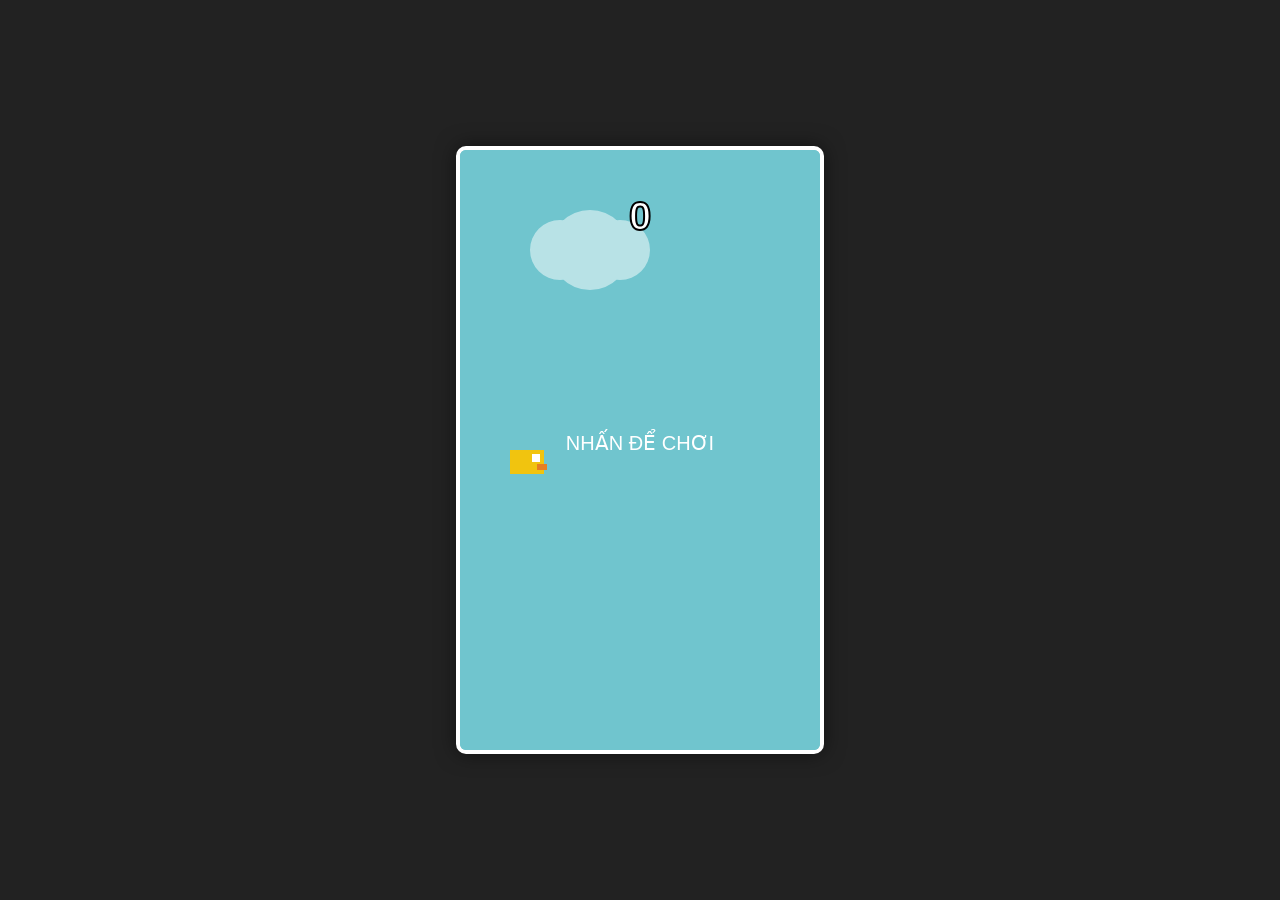
<file: angry bird.html>
<!DOCTYPE html>
<html lang="vi">
<head>
    <meta charset="UTF-8">
    <meta name="viewport" content="width=device-width, initial-scale=1.0">
    <title>Flappy Bird Pro</title>
    <style>
        body { margin: 0; overflow: hidden; display: flex; justify-content: center; align-items: center; height: 100vh; background: #222; font-family: Arial, sans-serif; }
        canvas { border: 4px solid #fff; border-radius: 10px; box-shadow: 0 0 20px rgba(0,0,0,0.5); background: #70c5ce; max-width: 100%; max-height: 100%; }
    </style>
</head>
<body>

<canvas id="game"></canvas>

<script>
const canvas = document.getElementById("game");
const ctx = canvas.getContext("2d");

// Thiết lập kích thước canvas
canvas.width = 360;
canvas.height = 600;

// Biến khởi tạo
let bird, pipes, score, frame, gameOver, gameStarted = false;
const gravity = 0.25;
const jump = -4.6;

function init() {
    bird = { x: 50, y: canvas.height / 2, w: 34, h: 24, v: 0, rotation: 0 };
    pipes = [];
    score = 0;
    frame = 0;
    gameOver = false;
}

// Âm thanh giả lập bằng Web Audio API
const audioCtx = new (window.AudioContext || window.webkitAudioContext)();
function playSound(freq, type, duration) {
    const osc = audioCtx.createOscillator();
    const gain = audioCtx.createGain();
    osc.type = type;
    osc.frequency.setValueAtTime(freq, audioCtx.currentTime);
    gain.gain.setValueAtTime(0.1, audioCtx.currentTime);
    gain.gain.exponentialRampToValueAtTime(0.01, audioCtx.currentTime + duration);
    osc.connect(gain);
    gain.connect(audioCtx.destination);
    osc.start();
    osc.stop(audioCtx.currentTime + duration);
}

// Xử lý sự kiện điều khiển
function action() {
    if (gameOver) {
        init();
    } else if (!gameStarted) {
        gameStarted = true;
    }
    bird.v = jump;
    playSound(400, 'sine', 0.1);
}

window.addEventListener("keydown", (e) => { if(e.code === "Space") action() });
canvas.addEventListener("mousedown", action);
canvas.addEventListener("touchstart", (e) => { e.preventDefault(); action(); });

function update() {
    if (!gameStarted || gameOver) return;

    bird.v += gravity;
    bird.y += bird.v;
    bird.rotation = Math.min(Math.PI / 4, Math.max(-Math.PI / 4, (bird.v / 10)));

    // Tạo ống
    if (frame % 90 === 0) {
        const gap = 150;
        const minPipeHeight = 50;
        const pipeHeight = Math.random() * (canvas.height - gap - minPipeHeight * 2) + minPipeHeight;
        pipes.push({ x: canvas.width, top: pipeHeight, bottom: pipeHeight + gap, passed: false });
    }

    // Cập nhật ống
    for (let i = pipes.length - 1; i >= 0; i--) {
        pipes[i].x -= 2.5;

        // Kiểm tra va chạm
        if (bird.x + bird.w > pipes[i].x && bird.x < pipes[i].x + 50) {
            if (bird.y < pipes[i].top || bird.y + bird.h > pipes[i].bottom) {
                endGame();
            }
        }

        // Tính điểm
        if (!pipes[i].passed && pipes[i].x < bird.x) {
            score++;
            pipes[i].passed = true;
            playSound(600, 'square', 0.1);
        }

        if (pipes[i].x < -50) pipes.splice(i, 1);
    }

    if (bird.y + bird.h > canvas.height || bird.y < 0) endGame();
    frame++;
}

function endGame() {
    gameOver = true;
    playSound(150, 'sawtooth', 0.3);
}

function draw() {
    // Vẽ nền
    ctx.fillStyle = "#70c5ce";
    ctx.fillRect(0, 0, canvas.width, canvas.height);

    // Vẽ mây (trang trí)
    ctx.fillStyle = "rgba(255,255,255,0.5)";
    ctx.beginPath();
    ctx.arc(100, 100, 30, 0, Math.PI*2);
    ctx.arc(130, 100, 40, 0, Math.PI*2);
    ctx.arc(160, 100, 30, 0, Math.PI*2);
    ctx.fill();

    // Vẽ ống
    pipes.forEach(p => {
        const grad = ctx.createLinearGradient(p.x, 0, p.x + 50, 0);
        grad.addColorStop(0, "#2ecc71");
        grad.addColorStop(1, "#27ae60");
        ctx.fillStyle = grad;
        
        ctx.fillRect(p.x, 0, 50, p.top); // Trên
        ctx.fillRect(p.x, p.bottom, 50, canvas.height - p.bottom); // Dưới
    });

    // Vẽ chim
    ctx.save();
    ctx.translate(bird.x + bird.w/2, bird.y + bird.h/2);
    ctx.rotate(bird.rotation);
    ctx.fillStyle = "#f1c40f";
    ctx.fillRect(-bird.w/2, -bird.h/2, bird.w, bird.h);
    ctx.fillStyle = "white"; // Mắt
    ctx.fillRect(5, -8, 8, 8);
    ctx.fillStyle = "#e67e22"; // Mỏ
    ctx.fillRect(10, 2, 10, 6);
    ctx.restore();

    // Vẽ điểm
    ctx.fillStyle = "white";
    ctx.strokeStyle = "black";
    ctx.font = "bold 40px Arial";
    ctx.lineWidth = 2;
    ctx.textAlign = "center";
    ctx.fillText(score, canvas.width / 2, 80);
    ctx.strokeText(score, canvas.width / 2, 80);

    if (!gameStarted) {
        ctx.font = "20px Arial";
        ctx.fillText("NHẤN ĐỂ CHƠI", canvas.width / 2, canvas.height / 2);
    }
    if (gameOver) {
        ctx.fillStyle = "rgba(0,0,0,0.5)";
        ctx.fillRect(0,0,canvas.width, canvas.height);
        ctx.fillStyle = "white";
        ctx.fillText("THUA RỒI!", canvas.width / 2, canvas.height / 2);
        ctx.font = "16px Arial";
        ctx.fillText("Nhấn để thử lại", canvas.width / 2, canvas.height / 2 + 40);
    }
}

function loop() {
    update();
    draw();
    requestAnimationFrame(loop);
}

init();
loop();
</script>
</body>
</html>
</file>
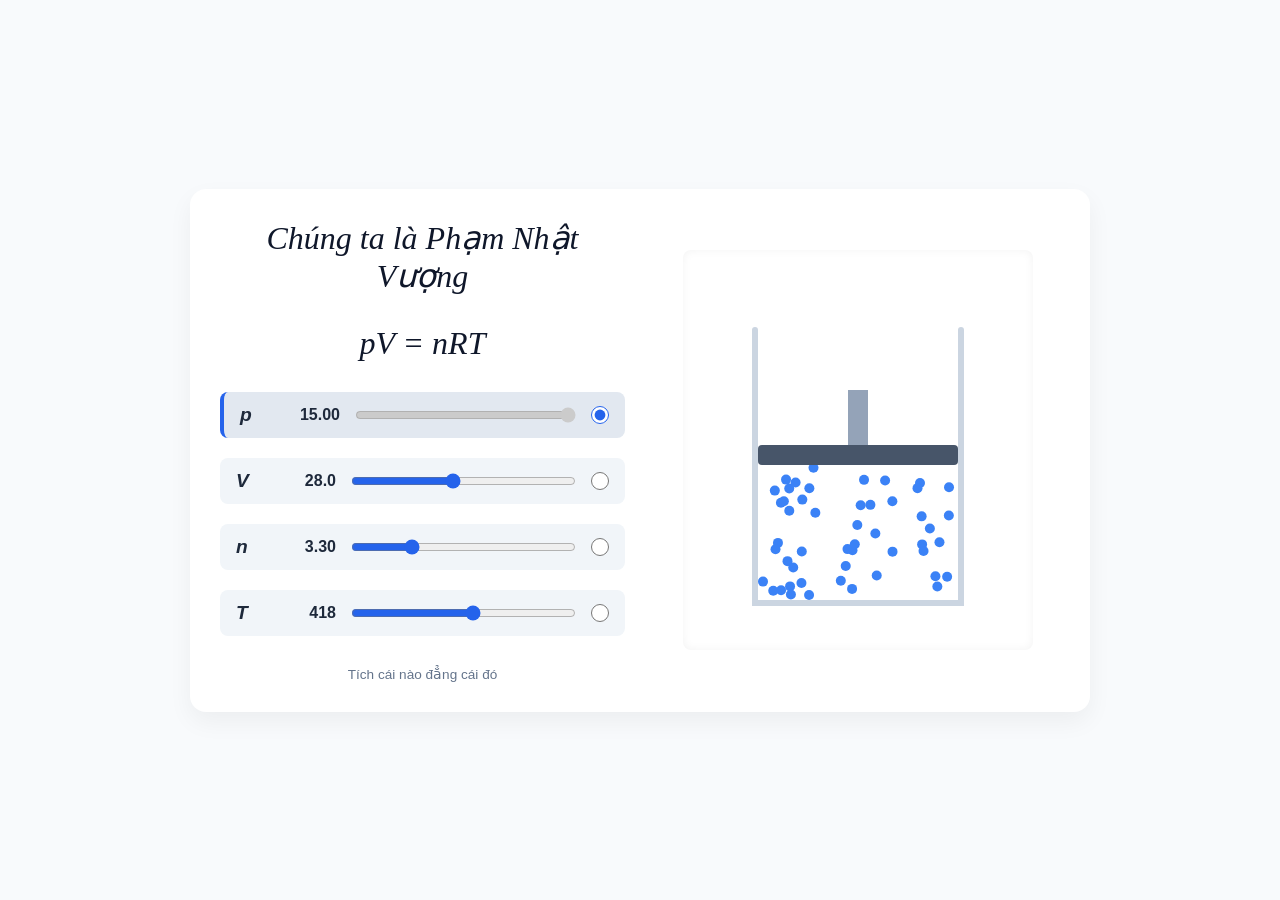
<file: clapeyron.html>
<!DOCTYPE html>
<html lang="vi">
<head>
    <meta charset="UTF-8">
    <meta name="viewport" content="width=device-width, initial-scale=1.0">
    <title>Mô phỏng Phương trình Khí lí tưởng</title>
    <style>
        :root {
            --primary-color: #2563eb;
            --bg-color: #f8fafc;
            --panel-bg: #ffffff;
            --text-color: #1e293b;
        }

        * {
            box-sizing: border-box;
            margin: 0;
            padding: 0;
            font-family: 'Segoe UI', Tahoma, Geneva, Verdana, sans-serif;
        }

        body {
            background-color: var(--bg-color);
            color: var(--text-color);
            display: flex;
            justify-content: center;
            align-items: center;
            min-height: 100vh;
            padding: 20px;
        }

        .widget-container {
            background: var(--panel-bg);
            border-radius: 16px;
            box-shadow: 0 10px 25px rgba(0, 0, 0, 0.05);
            width: 100%;
            max-width: 900px;
            display: grid;
            grid-template-columns: 1fr 1fr;
            gap: 30px;
            padding: 30px;
        }

        @media (max-width: 768px) {
            .widget-container {
                grid-template-columns: 1fr;
            }
        }

        .control-panel {
            display: flex;
            flex-direction: column;
            justify-content: center;
        }

        .equation {
            font-size: 2rem;
            text-align: center;
            margin-bottom: 30px;
            font-style: italic;
            font-family: 'Times New Roman', Times, serif;
            color: #0f172a;
        }

        .equation font {
            font-weight: bold;
        }

        .control-group {
            display: flex;
            align-items: center;
            margin-bottom: 20px;
            background: #f1f5f9;
            padding: 12px 16px;
            border-radius: 8px;
            position: relative;
        }

        .control-group.fixed {
            background: #e2e8f0;
            border-left: 4px solid var(--primary-color);
        }

        .param-label {
            width: 30px;
            font-size: 1.2rem;
            font-weight: bold;
            font-style: italic;
        }

        .param-value {
            width: 70px;
            font-size: 1rem;
            text-align: right;
            margin-right: 15px;
            font-weight: 600;
        }

        .slider-wrapper {
            flex-grow: 1;
            display: flex;
            align-items: center;
        }

        input[type="range"] {
            width: 100%;
            accent-color: var(--primary-color);
            cursor: pointer;
        }

        input[type="range"]:disabled {
            cursor: not-allowed;
            accent-color: #94a3b8;
        }

        .radio-select {
            margin-left: 15px;
            cursor: pointer;
            width: 18px;
            height: 18px;
            accent-color: var(--primary-color);
        }

        .note {
            font-size: 0.85rem;
            color: #64748b;
            margin-top: 10px;
            text-align: center;
        }

        .simulation-panel {
            display: flex;
            flex-direction: column;
            align-items: center;
            justify-content: center;
        }

        canvas {
            background: #fff;
            border-radius: 8px;
            box-shadow: inset 0 0 10px rgba(0,0,0,0.05);
        }
    </style>
</head>
<body>

<div class="widget-container">
    <div class="control-panel">
        <div class="equation">Chúng ta là Phạm Nhật Vượng</div>
        <div class="equation">pV = nRT</div>
        
        <div class="control-group" id="group-P">
            <span class="param-label">p</span>
            <span class="param-value" id="val-P">4.09</span>
            <div class="slider-wrapper">
                <input type="range" id="slide-P" min="1" max="15" step="0.01" value="4.09">
            </div>
            <input type="radio" name="fixed-param" class="radio-select" value="P" checked title="Tính đại lượng này">
        </div>

        <div class="control-group" id="group-V">
            <span class="param-label">V</span>
            <span class="param-value" id="val-V">28.0</span>
            <div class="slider-wrapper">
                <input type="range" id="slide-V" min="10" max="50" step="0.1" value="28.0">
            </div>
            <input type="radio" name="fixed-param" class="radio-select" value="V" title="Tính đại lượng này">
        </div>

        <div class="control-group" id="group-n">
            <span class="param-label">n</span>
            <span class="param-value" id="val-n">3.30</span>
            <div class="slider-wrapper">
                <input type="range" id="slide-n" min="1" max="10" step="0.1" value="3.30">
            </div>
            <input type="radio" name="fixed-param" class="radio-select" value="n" title="Tính đại lượng này">
        </div>

        <div class="control-group" id="group-T">
            <span class="param-label">T</span>
            <span class="param-value" id="val-T">418.0</span>
            <div class="slider-wrapper">
                <input type="range" id="slide-T" min="200" max="600" step="1" value="418.0">
            </div>
            <input type="radio" name="fixed-param" class="radio-select" value="T" title="Tính đại lượng này">
        </div>

        <div class="note">Tích cái nào đẳng cái đó </div>
    </div>

    <div class="simulation-panel">
        <canvas id="simCanvas" width="350" height="400"></canvas>
    </div>
</div>

<script>
    const sliders = {
        P: document.getElementById('slide-P'),
        V: document.getElementById('slide-V'),
        n: document.getElementById('slide-n'),
        T: document.getElementById('slide-T')
    };
    const values = {
        P: document.getElementById('val-P'),
        V: document.getElementById('val-V'),
        n: document.getElementById('val-n'),
        T: document.getElementById('val-T')
    };
    const groups = {
        P: document.getElementById('group-P'),
        V: document.getElementById('group-V'),
        n: document.getElementById('group-n'),
        T: document.getElementById('group-T')
    };
    
    const R = 8.31;
    let targetParam = 'P';

    function updateRadioState() {
        targetParam = document.querySelector('input[name="fixed-param"]:checked').value;
        
        Object.keys(sliders).forEach(key => {
            if (key === targetParam) {
                sliders[key].disabled = true;
                groups[key].classList.add('fixed');
            } else {
                sliders[key].disabled = false;
                groups[key].classList.remove('fixed');
            }
        });
        calculate();
    }

    function calculate() {
        let p = parseFloat(sliders.P.value);
        let v = parseFloat(sliders.V.value);
        let n = parseFloat(sliders.n.value);
        let t = parseFloat(sliders.T.value);

        if (targetParam === 'P') {
            p = (n * R * t) / v;
            sliders.P.value = p.toFixed(2);
        } else if (targetParam === 'V') {
            v = (n * R * t) / p;
            sliders.V.value = v.toFixed(1);
        } else if (targetParam === 'n') {
            n = (p * v) / (R * t);
            sliders.n.value = n.toFixed(2);
        } else if (targetParam === 'T') {
            t = (p * v) / (n * R);
            sliders.T.value = t.toFixed(0);
        }

        values.P.innerText = parseFloat(sliders.P.value).toFixed(2);
        values.V.innerText = parseFloat(sliders.V.value).toFixed(1);
        values.n.innerText = parseFloat(sliders.n.value).toFixed(2);
        values.T.innerText = parseFloat(sliders.T.value).toFixed(0);

        adjustParticleCount(Math.round(n * 15)); 
    }

    document.querySelectorAll('input[name="fixed-param"]').forEach(radio => {
        radio.addEventListener('change', updateRadioState);
    });

    Object.keys(sliders).forEach(key => {
        sliders[key].addEventListener('input', calculate);
    });


    const canvas = document.getElementById('simCanvas');
    const ctx = canvas.getContext('2d');

    let particles = [];

    class Particle {
        constructor(x, y, pistonY) {
            this.x = x;
            this.y = y;
            const T = parseFloat(sliders.T.value);
            const speedMultiplier = Math.sqrt(T) * 0.15;
            
            const angle = Math.random() * Math.PI * 2;
            this.vx = Math.cos(angle) * speedMultiplier;
            this.vy = Math.sin(angle) * speedMultiplier;
            this.radius = 5;
        }

        update(pistonY, speedMultiplier) {
            const angle = Math.atan2(this.vy, this.vx);
            this.vx = Math.cos(angle) * speedMultiplier;
            this.vy = Math.sin(angle) * speedMultiplier;

            this.x += this.vx;
            this.y += this.vy;

            if (this.x - this.radius < 75) {
                this.x = 75 + this.radius;
                this.vx *= -1;
            }
            if (this.x + this.radius > 275) {
                this.x = 275 - this.radius;
                this.vx *= -1;
            }
            if (this.y + this.radius > 350) {
                this.y = 350 - this.radius;
                this.vy *= -1;
            }
            if (this.y - this.radius < pistonY) {
                this.y = pistonY + this.radius;
                this.vy *= -1;
            }
        }

        draw() {
            ctx.beginPath();
            ctx.arc(this.x, this.y, this.radius, 0, Math.PI * 2);
            ctx.fillStyle = '#3b82f6';
            ctx.fill();
            ctx.closePath();
        }
    }

    function adjustParticleCount(targetCount) {
        const currentV = parseFloat(sliders.V.value);
        const pistonY = 350 - (currentV * 5); 

        while (particles.length < targetCount) {
            const x = 75 + Math.random() * 200;
            const y = pistonY + 10 + Math.random() * (340 - pistonY - 10);
            particles.push(new Particle(x, y, pistonY));
        }
        while (particles.length > targetCount) {
            particles.pop();
        }
    }

    function animate() {
        ctx.clearRect(0, 0, canvas.width, canvas.height);

        const currentV = parseFloat(sliders.V.value);
        const currentT = parseFloat(sliders.T.value);
        
        const pistonY = 350 - (currentV * 5); 
        const speedMultiplier = Math.sqrt(currentT) * 0.15;

        ctx.strokeStyle = '#cbd5e1';
        ctx.lineWidth = 6;
        ctx.lineCap = 'round';
        ctx.beginPath();
        ctx.moveTo(72, 80);
        ctx.lineTo(72, 353);
        ctx.lineTo(278, 353);
        ctx.lineTo(278, 80);
        ctx.stroke();

        particles.forEach(p => {
            p.update(pistonY, speedMultiplier);
            p.draw();
        });

        ctx.fillStyle = '#475569';
        ctx.beginPath();
        ctx.roundRect(75, pistonY - 15, 200, 20, 4);
        ctx.fill();

        ctx.fillStyle = '#94a3b8';
        ctx.fillRect(165, pistonY - 70, 20, 55);

        requestAnimationFrame(animate);
    }

    updateRadioState();
    animate();
</script>

</body>
</html>
</file>
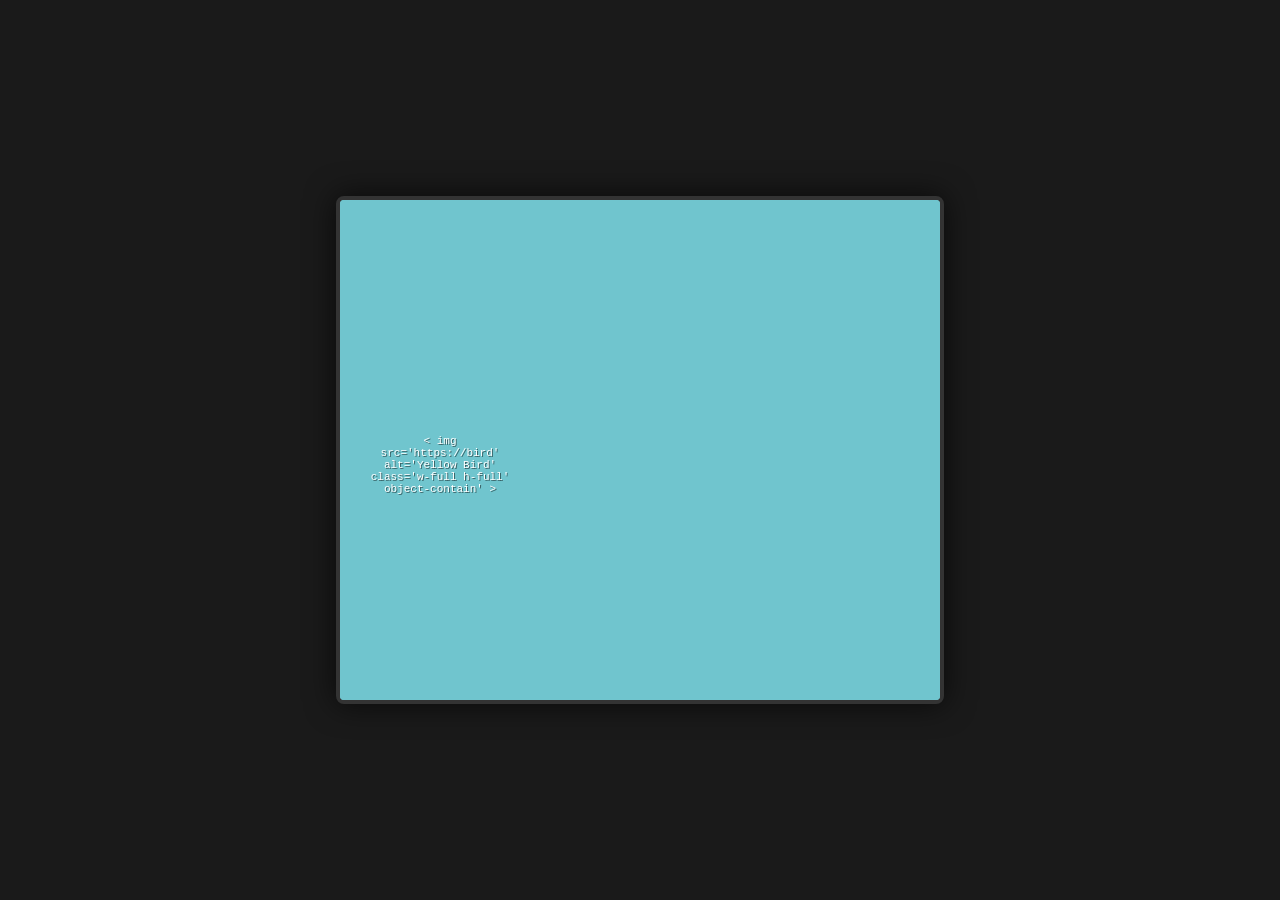
<file: flappy kaguya.html>
<!DOCTYPE html>
<html lang="vi">
<head>
    <meta charset="UTF-8">
    <meta name="viewport" content="width=device-width, initial-scale=1.0">
    <title>Flappy HTML Tag - Boss Mokou Edition</title>
    <style>
        body { margin: 0; overflow: hidden; display: flex; justify-content: center; align-items: center; height: 100vh; background: #1a1a1a; font-family: 'Courier New', Courier, monospace; }
        canvas { border: 4px solid #333; border-radius: 8px; box-shadow: 0 0 30px rgba(0,0,0,0.7); background: #70c5ce; }
    </style>
</head>
<body>

<canvas id="game"></canvas>

<script>
const canvas = document.getElementById("game");
const ctx = canvas.getContext("2d");

canvas.width = 600;
canvas.height = 500;

let bird, pipes, fireballs, score, frame, gameOver, gameStarted = false;
let boss;

const gravity = 0.25;
const jump = -4.8;
const pipeWidth = 30; 

const birdImg = new Image();
birdImg.src = 'https://files.catbox.moe/d53yns.png';

const bossImg = new Image();
bossImg.src = 'https://files.catbox.moe/1vchw7.png';

const audioSrc = 'https://files.catbox.moe/q88ltt.mp3';

const bgMusic = new Audio(audioSrc);
bgMusic.loop = true;
bgMusic.volume = 0.4; 

function playJumpSound() {
    const jumpSound = new Audio(audioSrc);
    jumpSound.volume = 0.7;
    jumpSound.currentTime = 0; 
    jumpSound.play().catch(e => console.log("Chờ tương tác để phát thanh"));
    
    setTimeout(() => {
        jumpSound.pause();
    }, 150);
}

function playFireballSound() {
    const fireSound = new Audio(audioSrc);
    fireSound.volume = 0.6;
    fireSound.currentTime = 0.5; 
    fireSound.playbackRate = 1.5; 
    fireSound.play().catch(e => console.log("Chờ tương tác để phát thanh"));

    setTimeout(() => {
        fireSound.pause();
    }, 200);
}

function init() {
    bird = { x: 160, y: canvas.height / 2, w: 50, h: 50, v: 0, rotation: 0 };
    pipes = [];
    fireballs = [];
    score = 0;
    frame = 0;
    gameOver = false;
    boss = { 
        active: false, 
        x: canvas.width + 100, 
        y: 150, 
        w: 115, 
        h: 115, 
        pipeX: canvas.width + 100, 
        pipeTop: 250, 
        shootTimer: 0 
    };
}

function action() {
    if (gameOver) { 
        init(); 
        bgMusic.play();
    } else if (!gameStarted) { 
        gameStarted = true; 
        bgMusic.play().catch(e => console.log("Audio play blocked"));
    }
    
    bird.v = jump;
    playJumpSound(); 
}

window.addEventListener("keydown", (e) => { if(e.code === "Space") action() });
canvas.addEventListener("mousedown", action);

function update() {
    if (!gameStarted || gameOver) {
        if (gameOver) {
            bgMusic.pause(); 
        }
        return;
    }
    bird.v += gravity;
    bird.y += bird.v;
    bird.rotation = Math.min(Math.PI / 6, Math.max(-Math.PI / 10, bird.v / 15));

    const BOSS_TRIGGER_SCORE = 99;

    if (score >= BOSS_TRIGGER_SCORE && !boss.active) {
        boss.active = true;
        pipes = []; 
    }

    if (!boss.active) {
        if (frame % 100 === 0) {
            const gap = 160;
            const pipeHeight = Math.random() * (canvas.height - gap - 200) + 100;
            const leafSeed = Math.random(); 
            pipes.push({ x: canvas.width, top: pipeHeight, bottom: pipeHeight + gap, passed: false, seed: leafSeed });
        }

        for (let i = pipes.length - 1; i >= 0; i--) {
            pipes[i].x -= 2.2;
            
            if (bird.x + 10 < pipes[i].x + pipeWidth && bird.x + bird.w - 10 > pipes[i].x) {
                if (bird.y + 15 < pipes[i].top || bird.y + bird.h - 15 > pipes[i].bottom) {
                    gameOver = true;
                }
            }
            if (!pipes[i].passed && pipes[i].x < bird.x) {
                score++;
                pipes[i].passed = true;
            }
            if (pipes[i].x < -60) pipes.splice(i, 1);
        }
    } else {
        if (boss.pipeX > 460) {
            boss.pipeX -= 2.0; 
        }
        boss.x = boss.pipeX - 52; 
        boss.y = boss.pipeTop - boss.h + 10; 

        boss.shootTimer++;
        if (boss.shootTimer % 60 === 0) { 
            let startX = boss.x + 10;
            let startY = boss.y + boss.h * 0.45; 
            
            let targetX = bird.x + bird.w / 2;
            let targetY = bird.y + bird.h / 2;
            
            let diffX = targetX - startX;
            let diffY = targetY - startY;
            let distance = Math.sqrt(diffX * diffX + diffY * diffY);
            
            let speed = 0.2;
            let vx = (diffX / distance) * speed;
            let vy = (diffY / distance) * speed;

            fireballs.push({
                x: startX,
                y: startY,
                r: 14,
                vx: vx, 
                vy: vy  
            });
            
            playFireballSound(); 
        }
    }

    for (let i = fireballs.length - 1; i >= 0; i--) {
        fireballs[i].x += fireballs[i].vx;
        fireballs[i].y += fireballs[i].vy;

        let distX = Math.abs(fireballs[i].x - (bird.x + bird.w / 2));
        let distY = Math.abs(fireballs[i].y - (bird.y + bird.h / 2));

        if (distX < (bird.w / 2 - 3) && distY < (bird.h / 2 - 3)) {
            gameOver = true; 
        }

        if (fireballs[i].x < -50 || fireballs[i].x > canvas.width + 50 || 
            fireballs[i].y < -50 || fireballs[i].y > canvas.height + 50) {
            fireballs.splice(i, 1);
        }
    }

    if (bird.y + bird.h > canvas.height || bird.y < -50) gameOver = true;
    frame++;
}

function drawBambooLeaves(x, y, isLeft, segmentIndex, pipeSeed) {
    ctx.save();
    ctx.fillStyle = "#2ecc71";
    ctx.strokeStyle = "#1e6b39";
    ctx.lineWidth = 1;

    let pseudoRandom = Math.sin(segmentIndex * 12.9898 + pipeSeed * 78.233) * 43758.5453;
    pseudoRandom = pseudoRandom - Math.floor(pseudoRandom);

    let dir = isLeft ? -1 : 1;
    let leafCount = Math.floor(pseudoRandom * 3) + 1; 

    ctx.beginPath();
    ctx.strokeStyle = "#1e6b39";
    ctx.lineWidth = 1.5;
    ctx.moveTo(x, y);
    let branchX = x + 6 * dir;
    let branchY = y - (pseudoRandom * 4);
    ctx.lineTo(branchX, branchY);
    ctx.stroke();

    for (let i = 0; i < leafCount; i++) {
        ctx.save();
        ctx.translate(branchX, branchY);
        let baseAngle = isLeft ? Math.PI : 0;
        let randomAngle = (pseudoRandom * 0.4 - 0.2) + (i * 0.25 * dir); 
        ctx.rotate(baseAngle + randomAngle);

        let leafLength = 22 + (pseudoRandom * 8) - (i * 3);
        ctx.beginPath();
        ctx.moveTo(0, 0);
        ctx.bezierCurveTo(leafLength * 0.4, -4, leafLength * 0.8, -2, leafLength, 0);
        ctx.bezierCurveTo(leafLength * 0.8, 2, leafLength * 0.4, 4, 0, 0);
        ctx.fill();
        ctx.stroke();
        ctx.restore();
    }
    ctx.restore();
}

function drawBambooSegment(x, y, width, height, isTopPipe, pipeSeed) {
    ctx.fillStyle = "#27ae60";
    ctx.fillRect(x, y, width, height);

    ctx.fillStyle = "rgba(255, 255, 255, 0.2)";
    ctx.fillRect(x, y, width * 0.2, height);
    ctx.fillStyle = "rgba(0, 0, 0, 0.15)";
    ctx.fillRect(x + width * 0.8, y, width * 0.2, height);

    ctx.strokeStyle = "#1e6b39";
    ctx.lineWidth = 2;
    ctx.strokeRect(x, y, width, height);

    let segmentH = 55; 
    let totalSegments = Math.ceil(height / segmentH);
    
    for (let i = 0; i <= totalSegments; i++) {
        let lineY = isTopPipe ? (y + height - i * segmentH) : (y + i * segmentH);
        
        if (lineY >= y && lineY <= y + height) {
            ctx.beginPath();
            ctx.strokeStyle = "#144d28";
            ctx.lineWidth = 3;
            ctx.moveTo(x - 1, lineY);
            ctx.lineTo(x + width + 1, lineY);
            ctx.stroke();

            if (lineY > 40 && lineY < canvas.height - 40) {
                let segmentChoice = Math.sin(i * 45.32 + pipeSeed * 21.11);
                segmentChoice = segmentChoice - Math.floor(segmentChoice);

                if (segmentChoice < 0.35) {
                    drawBambooLeaves(x, lineY, true, i, pipeSeed);   
                } else if (segmentChoice < 0.70) {
                    drawBambooLeaves(x + width, lineY, false, i, pipeSeed); 
                }
            }
        }
    }
}

function drawFireball(x, y, radius) {
    ctx.save();
    ctx.beginPath();
    ctx.arc(x, y, radius, 0, Math.PI * 2);
    ctx.fillStyle = "#ff4757";
    ctx.fill();

    ctx.beginPath();
    ctx.arc(x, y, radius * 0.65, 0, Math.PI * 2);
    ctx.fillStyle = "#ffa502";
    ctx.fill();

    ctx.beginPath();
    ctx.arc(x, y, radius * 0.35, 0, Math.PI * 2);
    ctx.fillStyle = "#ffff55";
    ctx.fill();
    ctx.restore();
}

function draw() {
    ctx.fillStyle = "#70c5ce";
    ctx.fillRect(0, 0, canvas.width, canvas.height);

    if (!boss.active) {
        pipes.forEach(p => {
            drawBambooSegment(p.x, 0, pipeWidth, p.top, true, p.seed);
            drawBambooSegment(p.x, p.bottom, pipeWidth, canvas.height - p.bottom, false, p.seed);

            ctx.fillStyle = "#2ecc71";
            ctx.strokeStyle = "#144d28";
            ctx.lineWidth = 2.5;
            ctx.fillRect(p.x - 3, p.top - 15, pipeWidth + 6, 15);
            ctx.strokeRect(p.x - 3, p.top - 15, pipeWidth + 6, 15);
            ctx.fillRect(p.x - 3, p.bottom, pipeWidth + 6, 15);
            ctx.strokeRect(p.x - 3, p.bottom, pipeWidth + 6, 15);
        });
    }

    if (boss.active) {
        drawBambooSegment(boss.pipeX, boss.pipeTop, pipeWidth, canvas.height - boss.pipeTop, false, 0.92);
        
        ctx.fillStyle = "#2ecc71";
        ctx.strokeStyle = "#144d28";
        ctx.lineWidth = 2.5;
        ctx.fillRect(boss.pipeX - 3, boss.pipeTop, pipeWidth + 6, 15);
        ctx.strokeRect(boss.pipeX - 3, boss.pipeTop, pipeWidth + 6, 15);

        if (bossImg.complete) {
            ctx.drawImage(bossImg, boss.x, boss.y, boss.w, boss.h);
        } else {
            ctx.fillStyle = "rgba(255, 0, 0, 0.3)";
            ctx.fillRect(boss.x, boss.y, boss.w, boss.h);
        }
    }

    fireballs.forEach(f => {
        drawFireball(f.x, f.y, f.r);
    });

    ctx.save();
    ctx.translate(bird.x, bird.y);
    ctx.rotate(bird.rotation);

    ctx.fillStyle = "rgba(0, 0, 0, 0.7)";
    ctx.font = "11px 'Courier New'";
    
    const codeLines = [
        "< img", "src='https://bird'", "alt='Yellow Bird'", "class='w-full h-full'", "object-contain' >"
    ];
    
    codeLines.forEach((line, index) => {
        ctx.fillStyle = "rgba(0,0,0,0.5)";
        ctx.fillText(line, -59, index * 12 - 5);
        ctx.fillStyle = "#fff";
        ctx.fillText(line, -60, index * 12 - 6);
    });

    if (birdImg.complete) {
        ctx.drawImage(birdImg, 0, 0, bird.w, bird.h);
    } else {
        ctx.fillStyle = "yellow";
        ctx.fillRect(0,0, bird.w, bird.h);
    }
    ctx.restore();

    ctx.fillStyle = "white";
    ctx.font = "bold 45px Arial";
    ctx.textAlign = "center";
    ctx.shadowColor = "black";
    ctx.shadowBlur = 5;
    ctx.fillText(score, canvas.width / 2, 80);
    ctx.shadowBlur = 0;

    if (!gameStarted) {
        ctx.fillStyle = "white";
        ctx.font = "18px Arial";
        ctx.fillText("NHẤN ĐỂ BẮT ĐẦU CHƠI", canvas.width / 2, canvas.height / 2 + 100);
    }
    if (gameOver) {
        ctx.fillStyle = "rgba(0,0,0,0.6)";
        ctx.fillRect(0,0,canvas.width, canvas.height);
        ctx.fillStyle = "#ff5252";
        ctx.font = "bold 30px Arial";
        ctx.fillText("BẠN LÀ NHẤT", canvas.width / 2, canvas.height / 2);
        ctx.fillStyle = "white";
        ctx.font = "16px Arial";
        ctx.fillText("Nhấn để chơi lại", canvas.width / 2, canvas.height / 2 + 40);
    }
}

function loop() {
    update();
    draw();
    requestAnimationFrame(loop);
}

init();
loop();
</script>
</body>
</html>
</file>
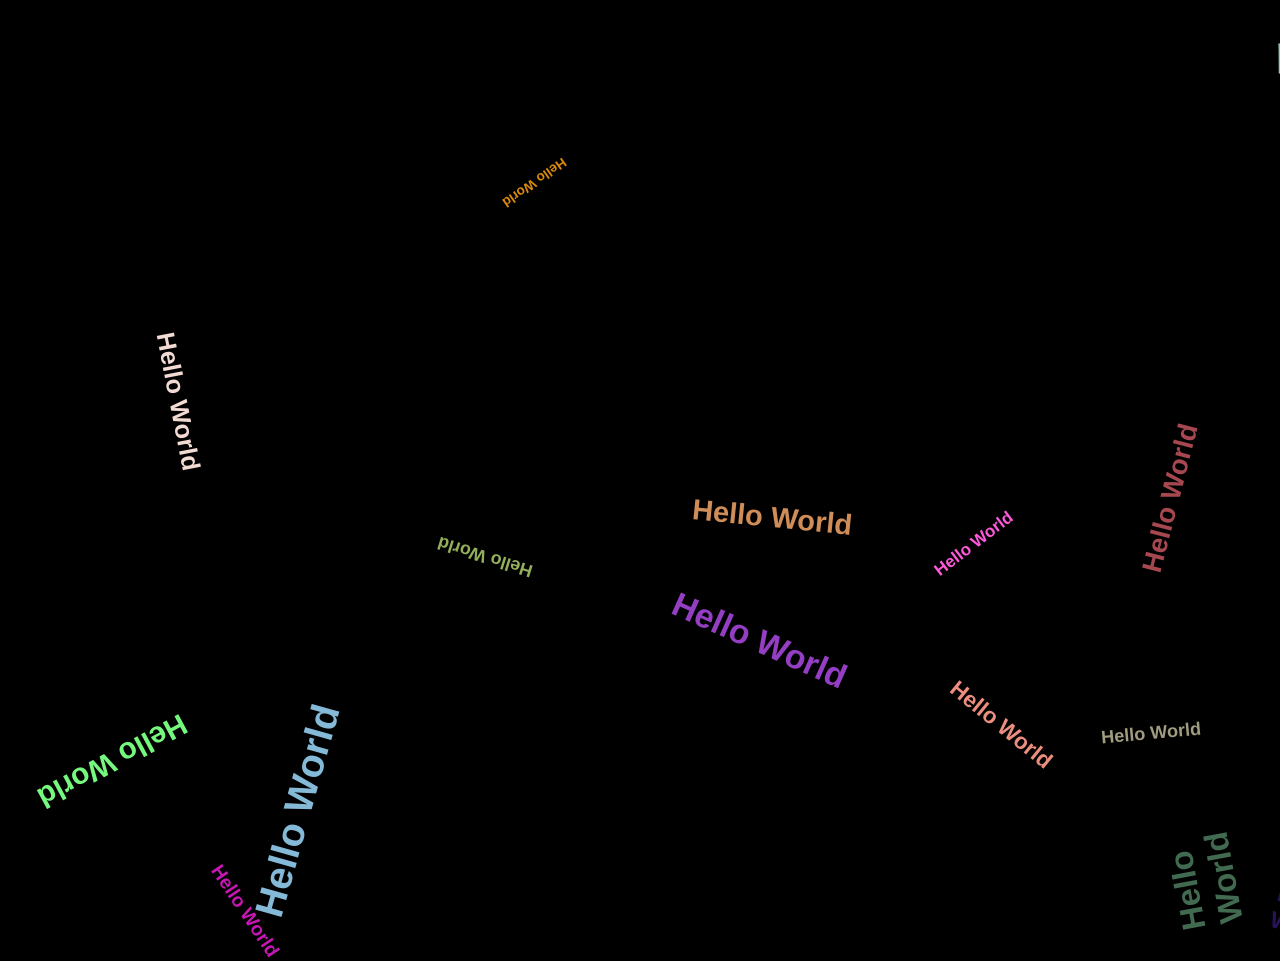
<file: hw.html>
<!-- https://github.com/hovanduc2008/aio_page -->
<!DOCTYPE html>
<html lang="en">
<head>
  <meta charset="UTF-8">
  <title>Hello World Illusion</title>
  <style>
    body {
      margin: 0;
      overflow: hidden;
      background-color: black;
      font-family: Arial, sans-serif;
      position: relative;
      animation: backgroundFlash 0.5s infinite alternate;
    }

    @keyframes backgroundFlash {
      0% { background-color: #000; }
      100% { background-color: #330033; }
    }

    .hello {
      position: absolute;
      font-size: 20px;
      font-weight: bold;
      color: white;
      animation: spinScale 1s infinite ease-in-out;
      user-select: none;
    }

    @keyframes spinScale {
      0% {
        transform: scale(1) rotate(0deg);
        opacity: 1;
      }
      50% {
        transform: scale(1.5) rotate(180deg);
        opacity: 0.7;
      }
      100% {
        transform: scale(1) rotate(360deg);
        opacity: 1;
      }
    }
  </style>
</head>
<body>

<script>
  let rate = 1;
  let interval = 300;

  function randomColor() {
    const r = Math.floor(Math.random() * 256).toString(16).padStart(2, '0');
    const g = Math.floor(Math.random() * 256).toString(16).padStart(2, '0');
    const b = Math.floor(Math.random() * 256).toString(16).padStart(2, '0');
    return `#${r}${g}${b}`;
  }

  function createHelloWorld() {
    for (let i = 0; i < rate; i++) {
      const hello = document.createElement('div');
      hello.classList.add('hello');
      hello.textContent = 'Hello World';

      const x = Math.random() * window.innerWidth;
      const y = Math.random() * window.innerHeight;
      const color = randomColor();

      hello.style.left = `${x}px`;
      hello.style.top = `${y}px`;
      hello.style.color = color;
      hello.style.fontSize = `${12 + Math.random() * 30}px`;
      hello.style.transform = `rotate(${Math.random() * 360}deg)`;

      document.body.appendChild(hello);
    }

    rate += 1;
    interval *= 0.95;

    setTimeout(createHelloWorld, interval);
  }

  createHelloWorld();
</script>

</body>
</html>
</file>
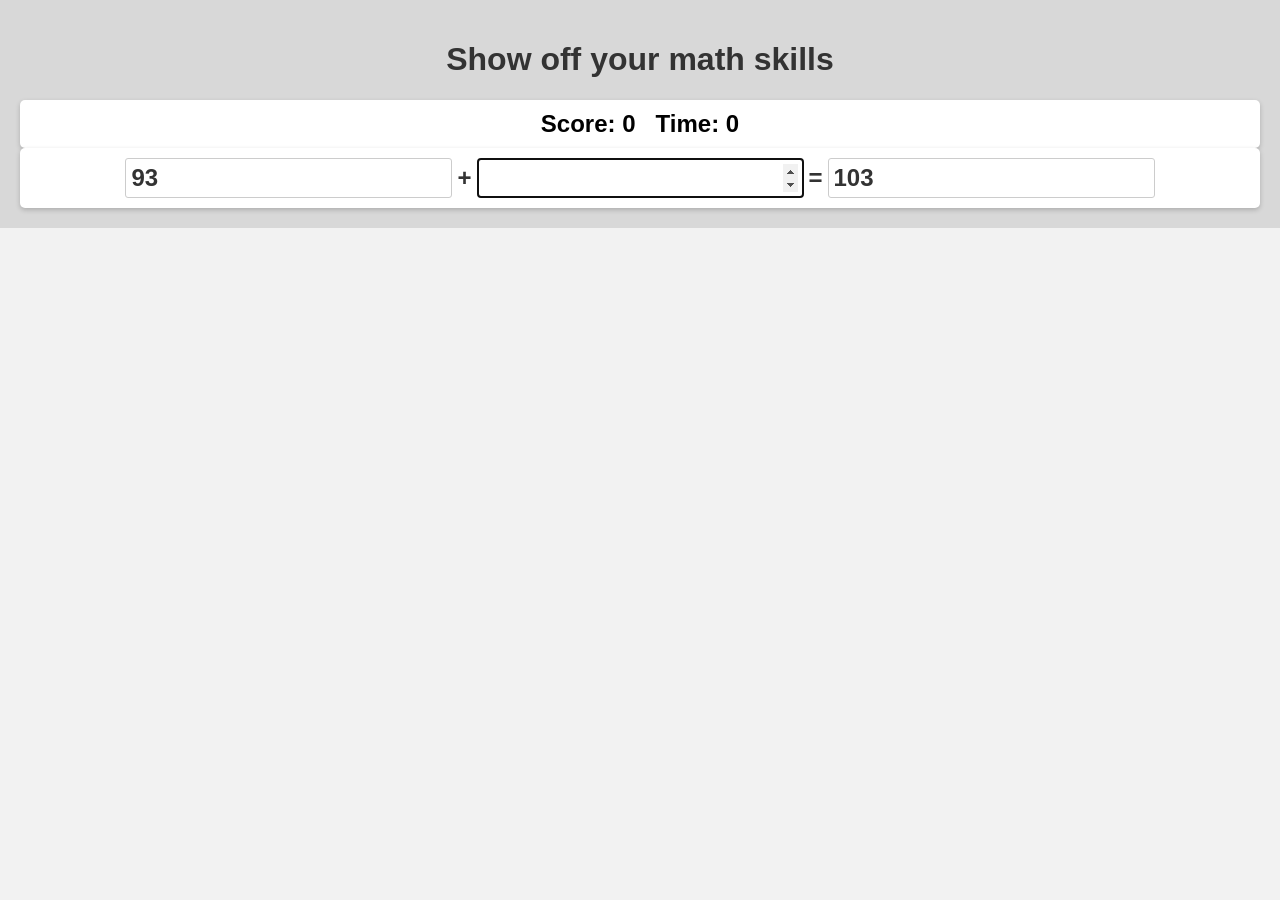
<file: math.html>
<!--https://github.com/code-ga/How-Good-Your-Math-Skills-Are-->
<!DOCTYPE html>
<html lang="en">
  <head>
    <meta charset="UTF-8" />
    <meta name="viewport" content="width=device-width, initial-scale=1.0" />
    <title>How Good Your Math Skills Are</title>
    <style>
      body {
        font-family: Arial, sans-serif;
        background-color: #f2f2f2;
        margin: 0;
        padding: 0;
      }

      .container {
        margin: 0 auto;
        padding: 20px;
        background-color: #d8d8d8;
        text-align: center;
      }

      h1 {
        color: #333;
      }

      .calculator {
        display: flex;
        justify-content: center;
        align-items: center;
        background-color: #fff;
        padding: 10px;
        border-radius: 5px;
        box-shadow: 0 2px 5px rgba(0, 0, 0, 0.2);
      }

      .firstNumber,
      .secondNumber,
      .result {
        margin: 0 5px;
        padding: 5px;
        border: 1px solid #ccc;
        border-radius: 3px;
        font-size: 24px;
        font-weight: bold;
        color: #333;
      }

      .operator,
      .equals {
        font-size: 24px;
        font-weight: bold;
        color: #333;
      }
      .scores {
        display: flex;
        justify-content: center;
        align-items: center;
        background-color: #fff;
        padding: 10px;
        border-radius: 5px;
        box-shadow: 0 2px 5px rgba(0, 0, 0, 0.2);
      }
      .scores h2 {
        margin: 0 10px;
      }
    </style>
  </head>
  <body>
    <div class="container">
      <h1>Show off your math skills</h1>
      <div class="scores">
        <h2>Score: <span id="score">0</span></h2>
        <h2>Time: <span id="time">0</span></h2>
      </div>
      <div class="calculator">
        <input class="firstNumber" type="number" />
        <div class="operator"></div>
        <input class="secondNumber" type="number" />
        <div class="equals">=</div>
        <input class="result" type="number" />
      </div>
    </div>
  </body>
  <script>
    const operators = ["+", "-", "*"];
    function getState() {
      const firstNumber = Math.floor(Math.random() * 100);
      const secondNumber = Math.floor(Math.random() * 100);
      const operatorIndex = Math.floor(Math.random() * operators.length);
      const operator = operators[operatorIndex];
      const result = eval(`${firstNumber} ${operator} ${secondNumber}`);
      return {
        firstNumber,
        secondNumber,
        operator,
        result,
        byInput: [firstNumber, secondNumber, result],
      };
    }
    let score = 0;
    let state = getState();
    let startTime = new Date();
    const render = () => {
      const hiddenInput = Math.floor(Math.random() * 2);
      const inputs = document.querySelectorAll("input");
      const operators = document.querySelectorAll(".operator");
      const scoreElement = document.querySelector("#score");
      const timeElement = document.querySelector("#time");
      scoreElement.textContent = score;
      timeElement.textContent = Math.floor((new Date() - startTime) / 1000);
      operators[0].textContent = state.operator;
      let index = 0;
      for (const val of state.byInput) {
        const currentInput = inputs[index];
        console.log(currentInput);
        if (index != hiddenInput) {
          currentInput.value = val;
          currentInput.readOnly = true;
        } else {
          currentInput.readOnly = false;
          currentInput.focus();
          currentInput.value = "";
          // if press enter, check answer
          currentInput.addEventListener("keydown", (e) => {
            if (e.key === "Enter") {
              const result = Number(currentInput.value);
              console.log(result, val);
              if (result == val) {
                score++;
                state = getState();
                render();
              }
            }
          });
        }
        index++;
      }
    };
    document.addEventListener("DOMContentLoaded", render);
  </script>
</html>
</file>
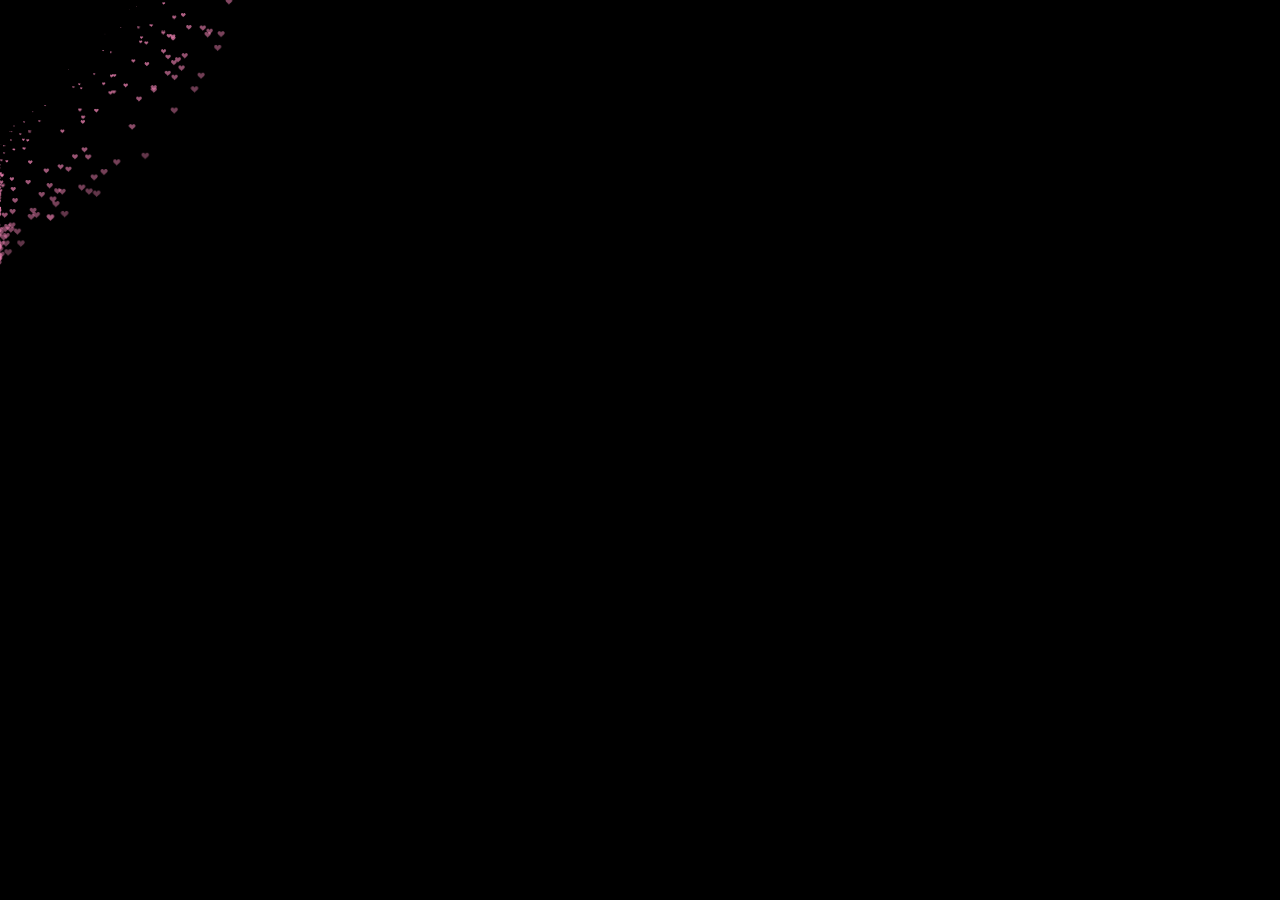
<file: tim.html>
<!-- // https://github.com/mangosteennnn/chot-->

<!DOCTYPE HTML PUBLIC "-//W3C//DTD HTML 4.0 Transitional//EN">
<HTML>

<HEAD>
    <TITLE>I Love You</TITLE>
    <META NAME="Generator" CONTENT="EditPlus">
    <META NAME="Author" CONTENT="">
    <META NAME="Keywords" CONTENT="">
    <META NAME="Description" CONTENT="">
    <style>
        html,
        body {
            overflow: hidden;
            padding: 0;
            margin: 0;
            background: #000;
        }
        
        canvas {
            position: absolute;
            width: 100%;
            height: 100%;
        }
        
        canvas {
            /* top: 50%;
            left: 50%; */
            z-index: 1;
            display: block;
            position: absolute;
            transform: translate(-50%, -50%);
            animation: heart 1.5s ease infinite
        }
        
        @keyframes heart {
            0% {
                transform: scale(1);
            }
            30% {
                transform: scale(.8);
            }
            /* 60% {
                transform: scale(1.2);
            } */
            100% {
                transform: scale(1);
            }
        }
    </style>
</HEAD>

<BODY>

    <canvas id="pinkboard">
        <canvas id="pinkboard">
        </canvas>
    </canvas>
    <script>
        /*
         * Settings
         */
        var settings = {
            particles: {
                length: 1500, // maximum amount of particles
                duration: 2, // particle duration in sec
                velocity: 135, // particle velocity in pixels/sec
                effect: -0.35, // play with this for a nice effect
                size: 14, // particle size in pixels
            },
        };

        /*
         * RequestAnimationFrame polyfill by Erik Möller
         */
        (function() {
            var b = 0;
            var c = ["ms", "moz", "webkit", "o"];
            for (var a = 0; a < c.length && !window.requestAnimationFrame; ++a) {
                window.requestAnimationFrame = window[c[a] + "RequestAnimationFrame"];
                window.cancelAnimationFrame = window[c[a] + "CancelAnimationFrame"] || window[c[a] + "CancelRequestAnimationFrame"]
            }
            if (!window.requestAnimationFrame) {
                window.requestAnimationFrame = function(h, e) {
                    var d = new Date().getTime();
                    var f = Math.max(0, 16 - (d - b));
                    var g = window.setTimeout(function() {
                        h(d + f)
                    }, f);
                    b = d + f;
                    return g
                }
            }
            if (!window.cancelAnimationFrame) {
                window.cancelAnimationFrame = function(d) {
                    clearTimeout(d)
                }
            }
        }());

        /*
         * Point class
         */
        var Point = (function() {
            function Point(x, y) {
                this.x = (typeof x !== 'undefined') ? x : 0;
                this.y = (typeof y !== 'undefined') ? y : 0;
            }
            Point.prototype.clone = function() {
                return new Point(this.x, this.y);
            };
            Point.prototype.length = function(length) {
                if (typeof length == 'undefined')
                    return Math.sqrt(this.x * this.x + this.y * this.y);
                this.normalize();
                this.x *= length;
                this.y *= length;
                return this;
            };
            Point.prototype.normalize = function() {
                var length = this.length();
                this.x /= length;
                this.y /= length;
                return this;
            };
            return Point;
        })();

        /*
         * Particle class
         */
        var Particle = (function() {
            function Particle() {
                this.position = new Point();
                this.velocity = new Point();
                this.acceleration = new Point();
                this.age = 0;
            }
            Particle.prototype.initialize = function(x, y, dx, dy) {
                this.position.x = x;
                this.position.y = y;
                this.velocity.x = dx;
                this.velocity.y = dy;
                this.acceleration.x = dx * settings.particles.effect;
                this.acceleration.y = dy * settings.particles.effect;
                this.age = 0;
            };
            Particle.prototype.update = function(deltaTime) {
                this.position.x += this.velocity.x * deltaTime;
                this.position.y += this.velocity.y * deltaTime;
                this.velocity.x += this.acceleration.x * deltaTime;
                this.velocity.y += this.acceleration.y * deltaTime;
                this.age += deltaTime;
            };
            Particle.prototype.draw = function(context, image) {
                function ease(t) {
                    return (--t) * t * t + 1;
                }
                var size = image.width * ease(this.age / settings.particles.duration);
                context.globalAlpha = 1 - this.age / settings.particles.duration;
                context.drawImage(image, this.position.x - size / 2, this.position.y - size / 2, size, size);
            };
            return Particle;
        })();

        /*
         * ParticlePool class
         */
        var ParticlePool = (function() {
            var particles,
                firstActive = 0,
                firstFree = 0,
                duration = settings.particles.duration;

            function ParticlePool(length) {
                // create and populate particle pool
                particles = new Array(length);
                for (var i = 0; i < particles.length; i++)
                    particles[i] = new Particle();
            }
            ParticlePool.prototype.add = function(x, y, dx, dy) {
                particles[firstFree].initialize(x, y, dx, dy);

                // handle circular queue
                firstFree++;
                if (firstFree == particles.length) firstFree = 0;
                if (firstActive == firstFree) firstActive++;
                if (firstActive == particles.length) firstActive = 0;
            };
            ParticlePool.prototype.update = function(deltaTime) {
                var i;

                // update active particles
                if (firstActive < firstFree) {
                    for (i = firstActive; i < firstFree; i++)
                        particles[i].update(deltaTime);
                }
                if (firstFree < firstActive) {
                    for (i = firstActive; i < particles.length; i++)
                        particles[i].update(deltaTime);
                    for (i = 0; i < firstFree; i++)
                        particles[i].update(deltaTime);
                }

                // remove inactive particles
                while (particles[firstActive].age >= duration && firstActive != firstFree) {
                    firstActive++;
                    if (firstActive == particles.length) firstActive = 0;
                }


            };
            ParticlePool.prototype.draw = function(context, image) {
                // draw active particles
                if (firstActive < firstFree) {
                    for (i = firstActive; i < firstFree; i++)
                        particles[i].draw(context, image);
                }
                if (firstFree < firstActive) {
                    for (i = firstActive; i < particles.length; i++)
                        particles[i].draw(context, image);
                    for (i = 0; i < firstFree; i++)
                        particles[i].draw(context, image);
                }
            };
            return ParticlePool;
        })();

        /*
         * Putting it all together
         */
        (function(canvas) {
            var context = canvas.getContext('2d'),
                particles = new ParticlePool(settings.particles.length),
                particleRate = settings.particles.length / settings.particles.duration, // particles/sec
                time;

            // get point on heart with -PI <= t <= PI
            function pointOnHeart(t) {
                return new Point(
                    160 * Math.pow(Math.sin(t), 3),
                    130 * Math.cos(t) - 50 * Math.cos(2 * t) - 20 * Math.cos(3 * t) - 10 * Math.cos(4 * t) + 25
                );
            }

            // creating the particle image using a dummy canvas
            var image = (function() {
                var canvas = document.createElement('canvas'),
                    context = canvas.getContext('2d');
                canvas.width = settings.particles.size;
                canvas.height = settings.particles.size;
                // helper function to create the path
                function to(t) {
                    var point = pointOnHeart(t);
                    point.x = settings.particles.size / 3 + point.x * settings.particles.size / 550;
                    point.y = settings.particles.size / 3 - point.y * settings.particles.size / 550;
                    return point;
                }
                // create the path
                context.beginPath();
                var t = -Math.PI;
                var point = to(t);
                context.moveTo(point.x, point.y);
                while (t < Math.PI) {
                    t += 0.01; // baby steps!
                    point = to(t);
                    context.lineTo(point.x, point.y);
                }
                context.closePath();
                // create the fill
                context.fillStyle = '#ea80b0';
                context.fill();
                // create the image
                var image = new Image();
                image.src = canvas.toDataURL();
                return image;
            })();

            // render that thing!
            function render() {
                // next animation frame
                requestAnimationFrame(render);

                // update time
                var newTime = new Date().getTime() / 1000,
                    deltaTime = newTime - (time || newTime);
                time = newTime;

                // clear canvas
                context.clearRect(0, 0, canvas.width, canvas.height);

                // create new particles
                var amount = particleRate * deltaTime;
                for (var i = 0; i < amount; i++) {
                    var pos = pointOnHeart(Math.PI - 2 * Math.PI * Math.random());
                    var dir = pos.clone().length(settings.particles.velocity);
                    particles.add(canvas.width / 2 + pos.x, canvas.height / 2 - pos.y, dir.x, -dir.y);
                }

                // update and draw particles
                particles.update(deltaTime);
                particles.draw(context, image);
            }

            // handle (re-)sizing of the canvas
            function onResize() {
                canvas.width = canvas.clientWidth;
                canvas.height = canvas.clientHeight;
            }
            window.onresize = onResize;

            // delay rendering bootstrap
            setTimeout(function() {
                onResize();
                render();
            }, 10);
        })(document.getElementById('pinkboard'));
    </script>
</BODY>

  


</HTML>
</file>
